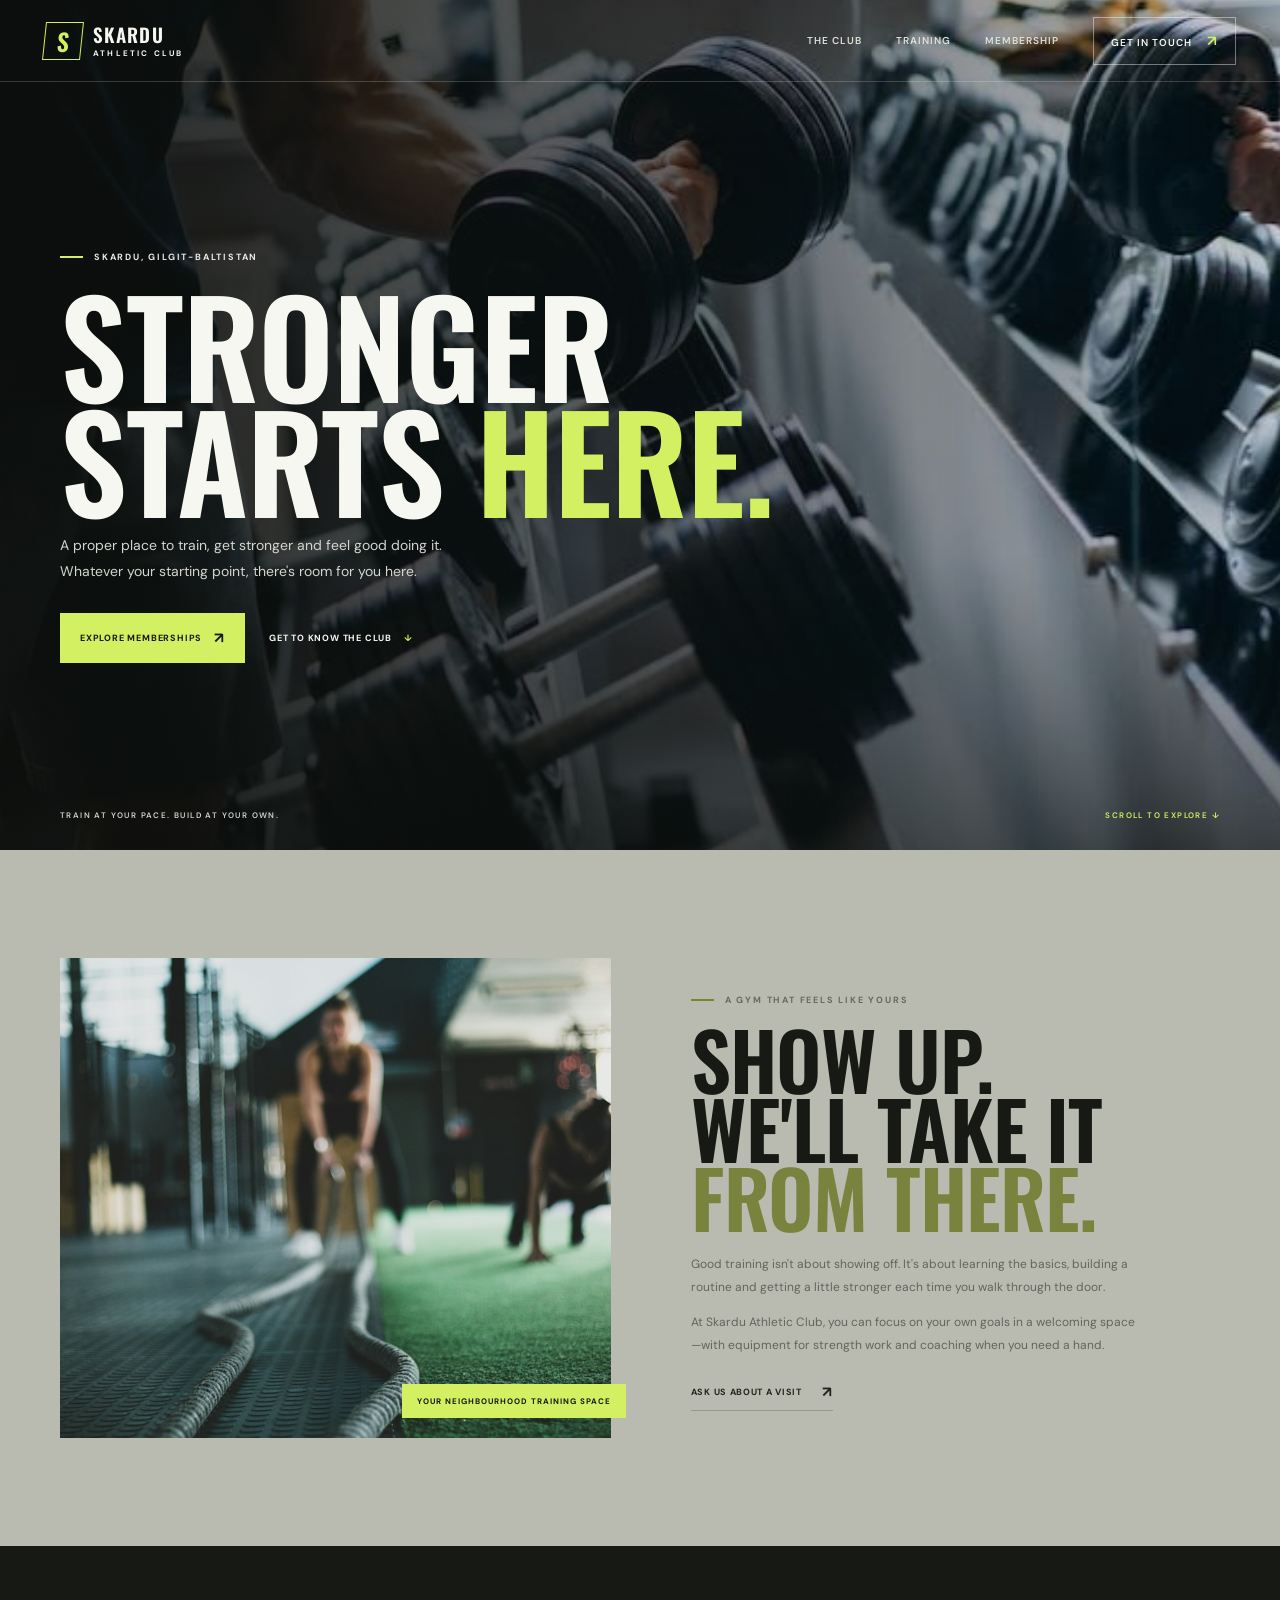
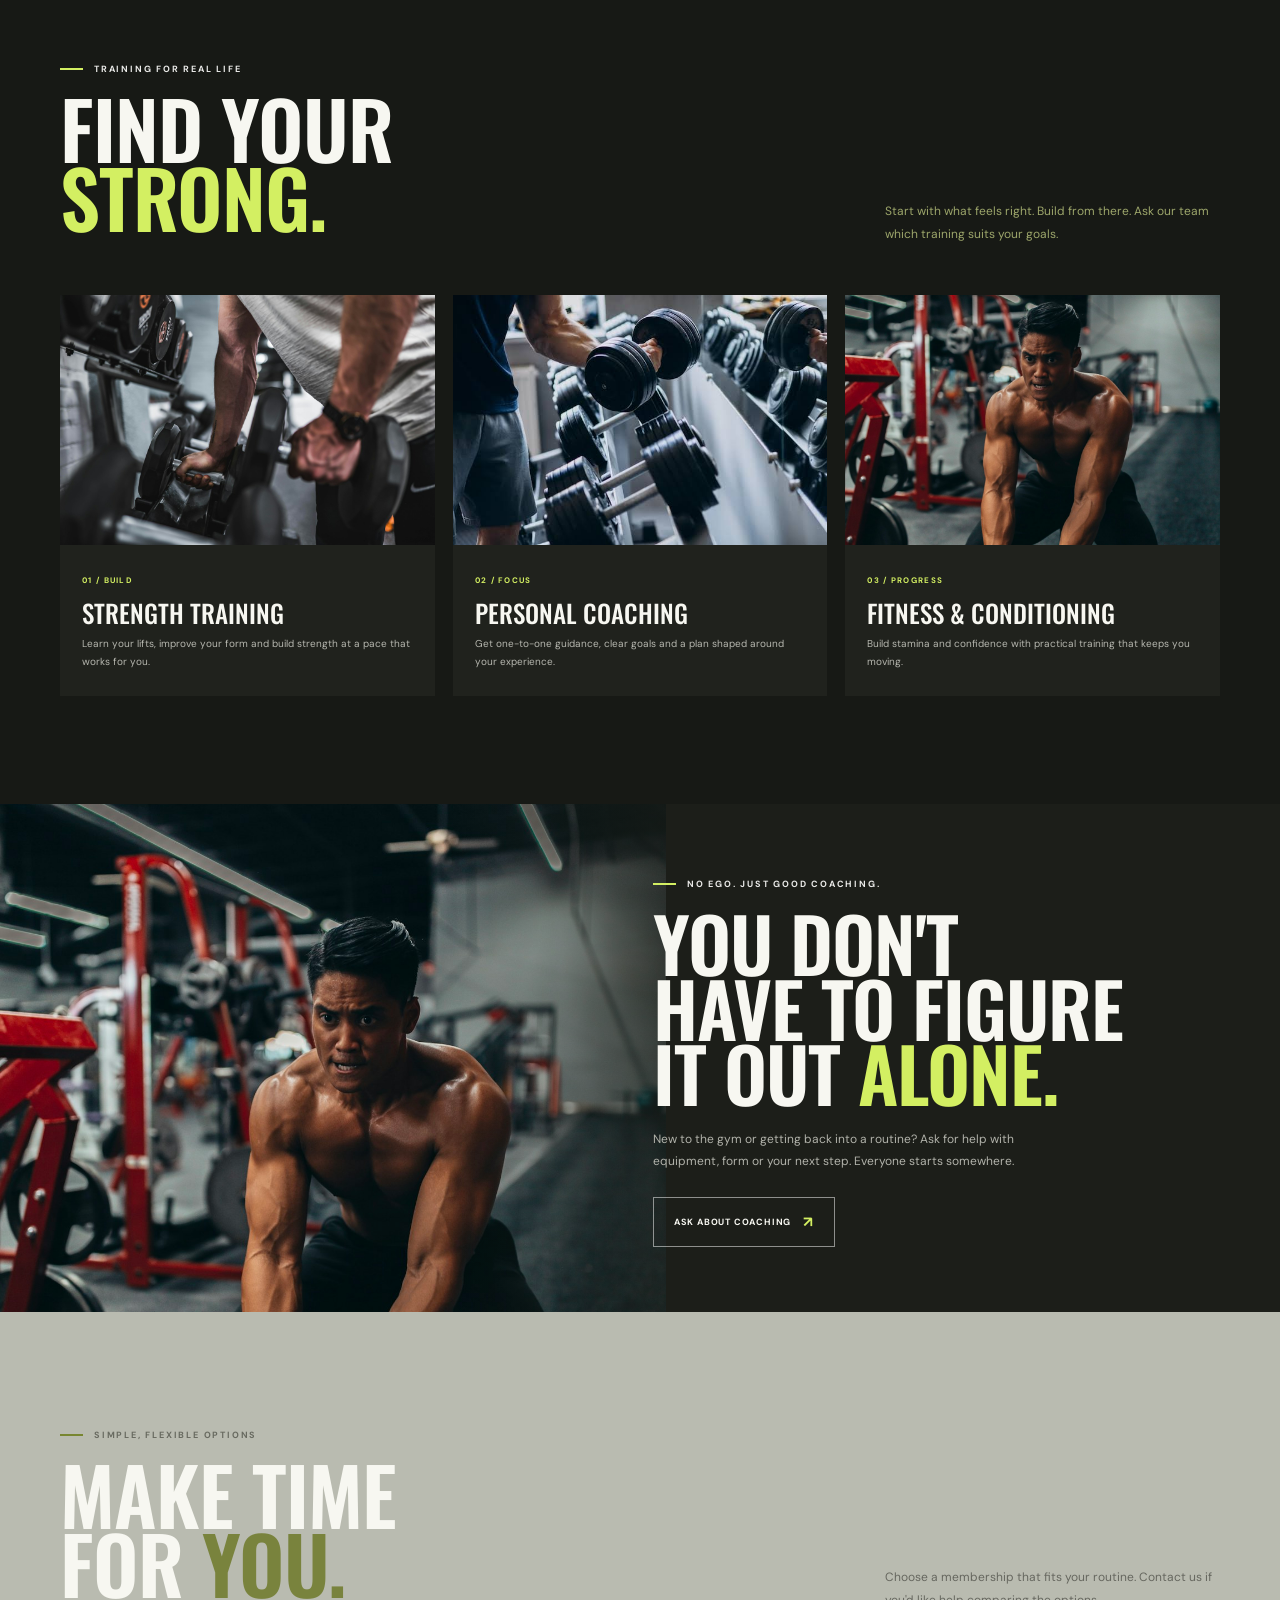
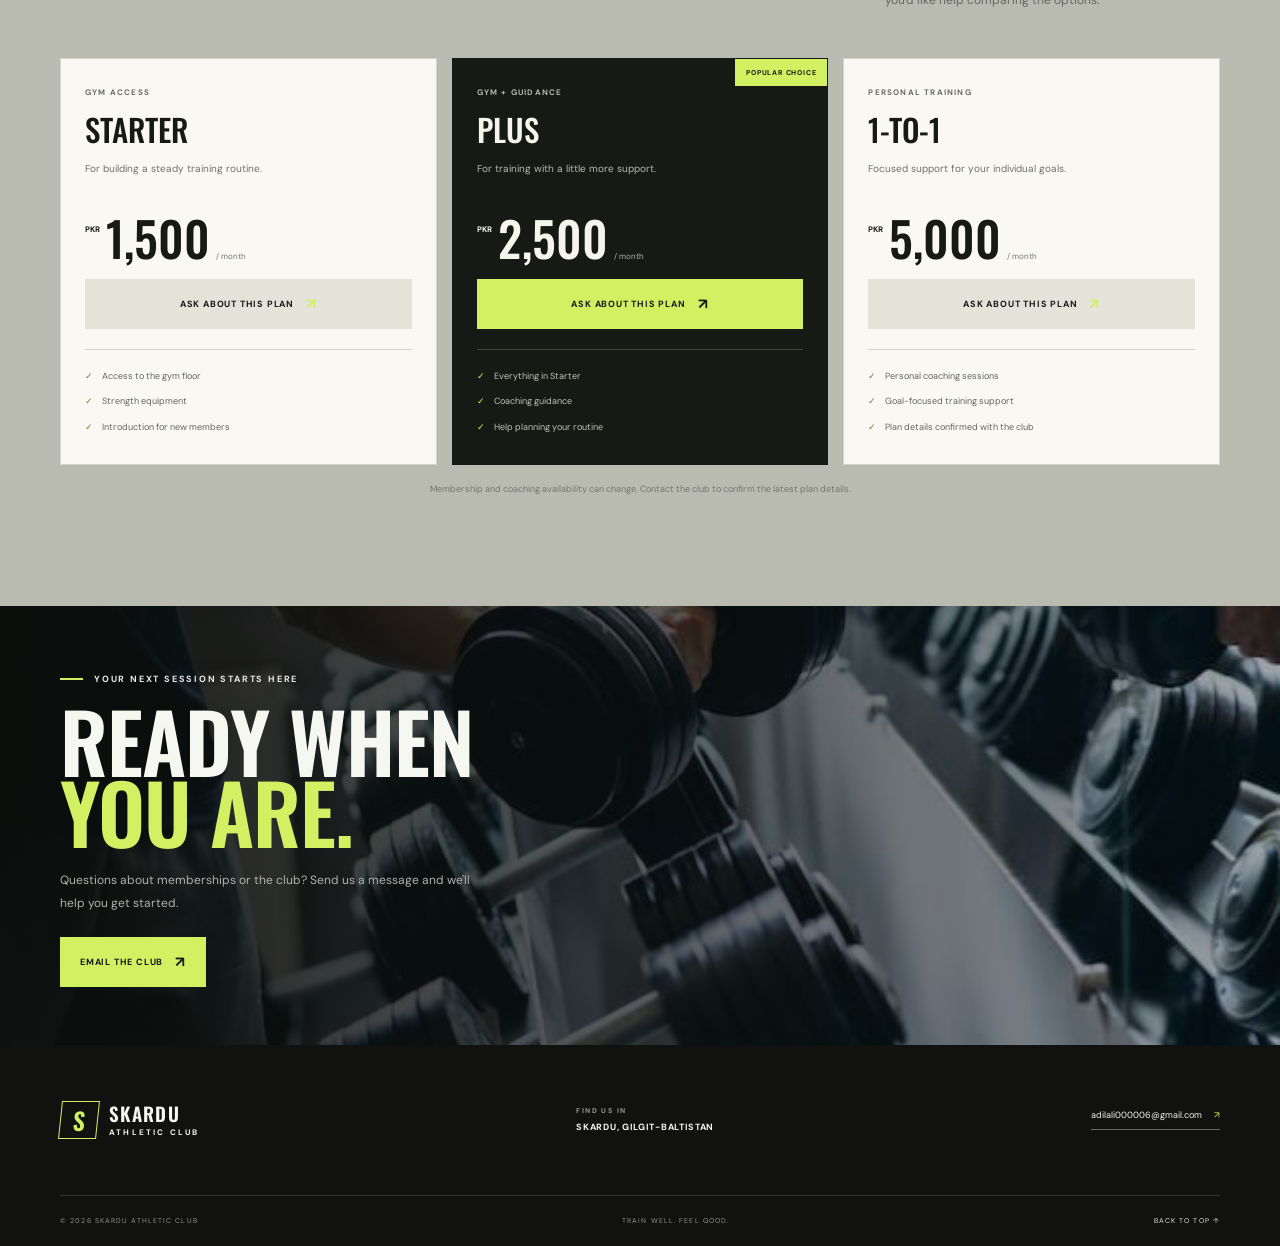
<file: index.html>
<!DOCTYPE html>
<html lang="en">
<head>
    <meta charset="UTF-8">
    <meta name="viewport" content="width=device-width, initial-scale=1.0">
    <meta name="theme-color" content="#171915">
    <meta name="description" content="Train stronger at Skardu Athletic Club. Strength training, personal coaching and flexible memberships in Skardu, Gilgit-Baltistan.">
    <title>Skardu Athletic Club | Strength, Coaching &amp; Fitness</title>
    <link rel="preconnect" href="https://fonts.googleapis.com">
    <link rel="preconnect" href="https://fonts.gstatic.com" crossorigin>
    <link href="https://fonts.googleapis.com/css2?family=DM+Sans:wght@400;500;600;700&family=Oswald:wght@400;500;600;700&display=swap" rel="stylesheet">
    <link rel="stylesheet" href="style.css">
    <script src="script.js" defer></script>
</head>
<body>
    <header class="site-header">
        <a class="brand" href="#home" aria-label="Skardu Athletic Club home">
            <span class="brand-icon" aria-hidden="true">S</span>
            <span class="brand-name">SKARDU<span>ATHLETIC CLUB</span></span>
        </a>
        <button class="menu-toggle" type="button" aria-label="Open menu" aria-expanded="false" aria-controls="site-nav">
            <span></span><span></span>
        </button>
        <nav class="site-nav" id="site-nav" aria-label="Main navigation">
            <a href="#club">The club</a>
            <a href="#training">Training</a>
            <a href="#membership">Membership</a>
            <a class="nav-contact" href="mailto:adilali000006@gmail.com?subject=Skardu%20Athletic%20Club%20enquiry">Get in touch <span aria-hidden="true">↗</span></a>
        </nav>
    </header>

    <main>
        <section class="hero" id="home">
            <div class="hero-photo" role="img" aria-label="Athlete picking up dumbbells in a gym"></div>
            <div class="hero-overlay"></div>
            <div class="hero-inner content-width">
                <p class="eyebrow"><span></span> SKARDU, GILGIT-BALTISTAN</p>
                <h1>STRONGER<br>STARTS <em>HERE.</em></h1>
                <p class="hero-intro">A proper place to train, get stronger and feel good doing it. Whatever your starting point, there's room for you here.</p>
                <div class="hero-links">
                    <a class="button button-accent" href="#membership">Explore memberships <span aria-hidden="true">↗</span></a>
                    <a class="button-text" href="#club">Get to know the club <span aria-hidden="true">↓</span></a>
                </div>
            </div>
            <div class="hero-bottom content-width">
                <span>TRAIN AT YOUR PACE. BUILD AT YOUR OWN.</span>
                <a href="#training">SCROLL TO EXPLORE ↓</a>
            </div>
        </section>

        <section class="club-section section-space" id="club">
            <div class="content-width club-layout">
                <div class="club-photo-wrap">
                    <img class="club-photo" src="image/training.jpg" alt="Gym floor and equipment ready for a training session" loading="lazy">
                    <span class="photo-label">YOUR NEIGHBOURHOOD TRAINING SPACE</span>
                </div>
                <div class="club-copy">
                    <p class="eyebrow eyebrow-dark"><span></span> A GYM THAT FEELS LIKE YOURS</p>
                    <h2>SHOW UP.<br>WE'LL TAKE IT<br><em>FROM THERE.</em></h2>
                    <p>Good training isn't about showing off. It's about learning the basics, building a routine and getting a little stronger each time you walk through the door.</p>
                    <p>At Skardu Athletic Club, you can focus on your own goals in a welcoming space—with equipment for strength work and coaching when you need a hand.</p>
                    <a class="inline-link" href="mailto:adilali000006@gmail.com?subject=Visit%20Skardu%20Athletic%20Club">Ask us about a visit <span aria-hidden="true">↗</span></a>
                </div>
            </div>
        </section>

        <section class="training-section section-space" id="training">
            <div class="content-width">
                <div class="section-heading">
                    <div>
                        <p class="eyebrow"><span></span> TRAINING FOR REAL LIFE</p>
                        <h2>FIND YOUR<br><em>STRONG.</em></h2>
                    </div>
                    <p class="section-summary">Start with what feels right. Build from there. Ask our team which training suits your goals.</p>
                </div>
                <div class="training-grid">
                    <article class="training-card">
                        <img src="image/strength.jpg" alt="Dumbbell strength training at the gym" loading="lazy">
                        <div class="training-card-copy">
                            <span class="card-kicker">01 / BUILD</span>
                            <h3>STRENGTH TRAINING</h3>
                            <p>Learn your lifts, improve your form and build strength at a pace that works for you.</p>
                        </div>
                    </article>
                    <article class="training-card">
                        <img src="image/images.jfif" alt="Athlete choosing a dumbbell from the gym rack" loading="lazy">
                        <div class="training-card-copy">
                            <span class="card-kicker">02 / FOCUS</span>
                            <h3>PERSONAL COACHING</h3>
                            <p>Get one-to-one guidance, clear goals and a plan shaped around your experience.</p>
                        </div>
                    </article>
                    <article class="training-card">
                        <img src="image/coach.jpg" alt="Fitness coach training in a gym" loading="lazy">
                        <div class="training-card-copy">
                            <span class="card-kicker">03 / PROGRESS</span>
                            <h3>FITNESS &amp; CONDITIONING</h3>
                            <p>Build stamina and confidence with practical training that keeps you moving.</p>
                        </div>
                    </article>
                </div>
            </div>
        </section>

        <section class="coach-section">
            <div class="coach-image" role="img" aria-label="Personal trainer working out in a gym"></div>
            <div class="coach-content">
                <p class="eyebrow"><span></span> NO EGO. JUST GOOD COACHING.</p>
                <h2>YOU DON'T<br>HAVE TO FIGURE<br>IT OUT <em>ALONE.</em></h2>
                <p>New to the gym or getting back into a routine? Ask for help with equipment, form or your next step. Everyone starts somewhere.</p>
                <a class="button button-outline" href="mailto:adilali000006@gmail.com?subject=Coaching%20enquiry">Ask about coaching <span aria-hidden="true">↗</span></a>
            </div>
        </section>

        <section class="membership-section section-space" id="membership">
            <div class="content-width">
                <div class="section-heading membership-heading">
                    <div>
                        <p class="eyebrow eyebrow-dark"><span></span> SIMPLE, FLEXIBLE OPTIONS</p>
                        <h2>MAKE TIME<br>FOR <em>YOU.</em></h2>
                    </div>
                    <p class="section-summary">Choose a membership that fits your routine. Contact us if you'd like help comparing the options.</p>
                </div>
                <div class="membership-grid">
                    <article class="membership-card">
                        <span class="membership-label">GYM ACCESS</span>
                        <h3>STARTER</h3>
                        <p class="membership-description">For building a steady training routine.</p>
                        <p class="price"><span>PKR</span><strong>1,500</strong><small>/ month</small></p>
                        <a class="button button-dark" href="mailto:adilali000006@gmail.com?subject=Starter%20membership%20enquiry">Ask about this plan <span aria-hidden="true">↗</span></a>
                        <ul>
                            <li>Access to the gym floor</li>
                            <li>Strength equipment</li>
                            <li>Introduction for new members</li>
                        </ul>
                    </article>
                    <article class="membership-card membership-featured">
                        <span class="featured-badge">POPULAR CHOICE</span>
                        <span class="membership-label">GYM + GUIDANCE</span>
                        <h3>PLUS</h3>
                        <p class="membership-description">For training with a little more support.</p>
                        <p class="price"><span>PKR</span><strong>2,500</strong><small>/ month</small></p>
                        <a class="button button-accent" href="mailto:adilali000006@gmail.com?subject=Plus%20membership%20enquiry">Ask about this plan <span aria-hidden="true">↗</span></a>
                        <ul>
                            <li>Everything in Starter</li>
                            <li>Coaching guidance</li>
                            <li>Help planning your routine</li>
                        </ul>
                    </article>
                    <article class="membership-card">
                        <span class="membership-label">PERSONAL TRAINING</span>
                        <h3>1-TO-1</h3>
                        <p class="membership-description">Focused support for your individual goals.</p>
                        <p class="price"><span>PKR</span><strong>5,000</strong><small>/ month</small></p>
                        <a class="button button-dark" href="mailto:adilali000006@gmail.com?subject=Personal%20training%20enquiry">Ask about this plan <span aria-hidden="true">↗</span></a>
                        <ul>
                            <li>Personal coaching sessions</li>
                            <li>Goal-focused training support</li>
                            <li>Plan details confirmed with the club</li>
                        </ul>
                    </article>
                </div>
                <p class="membership-note">Membership and coaching availability can change. Contact the club to confirm the latest plan details.</p>
            </div>
        </section>

        <section class="contact-section">
            <div class="contact-photo" role="img" aria-label="Dumbbells and training equipment at a gym"></div>
            <div class="contact-overlay"></div>
            <div class="content-width contact-content">
                <p class="eyebrow"><span></span> YOUR NEXT SESSION STARTS HERE</p>
                <h2>READY WHEN<br><em>YOU ARE.</em></h2>
                <p>Questions about memberships or the club? Send us a message and we'll help you get started.</p>
                <a class="button button-accent" href="mailto:adilali000006@gmail.com?subject=Skardu%20Athletic%20Club%20enquiry">Email the club <span aria-hidden="true">↗</span></a>
            </div>
        </section>
    </main>

    <footer class="site-footer">
        <div class="content-width footer-main">
            <a class="brand" href="#home" aria-label="Skardu Athletic Club home">
                <span class="brand-icon" aria-hidden="true">S</span>
                <span class="brand-name">SKARDU<span>ATHLETIC CLUB</span></span>
            </a>
            <div class="footer-location"><span>FIND US IN</span><strong>SKARDU, GILGIT-BALTISTAN</strong></div>
            <a class="footer-email" href="mailto:adilali000006@gmail.com">adilali000006@gmail.com <span aria-hidden="true">↗</span></a>
        </div>
        <div class="content-width footer-bottom">
            <span>© <span id="current-year"></span> SKARDU ATHLETIC CLUB</span>
            <span>TRAIN WELL. FEEL GOOD.</span>
            <a href="#home">BACK TO TOP ↑</a>
        </div>
    </footer>
</body>
</html>
</file>
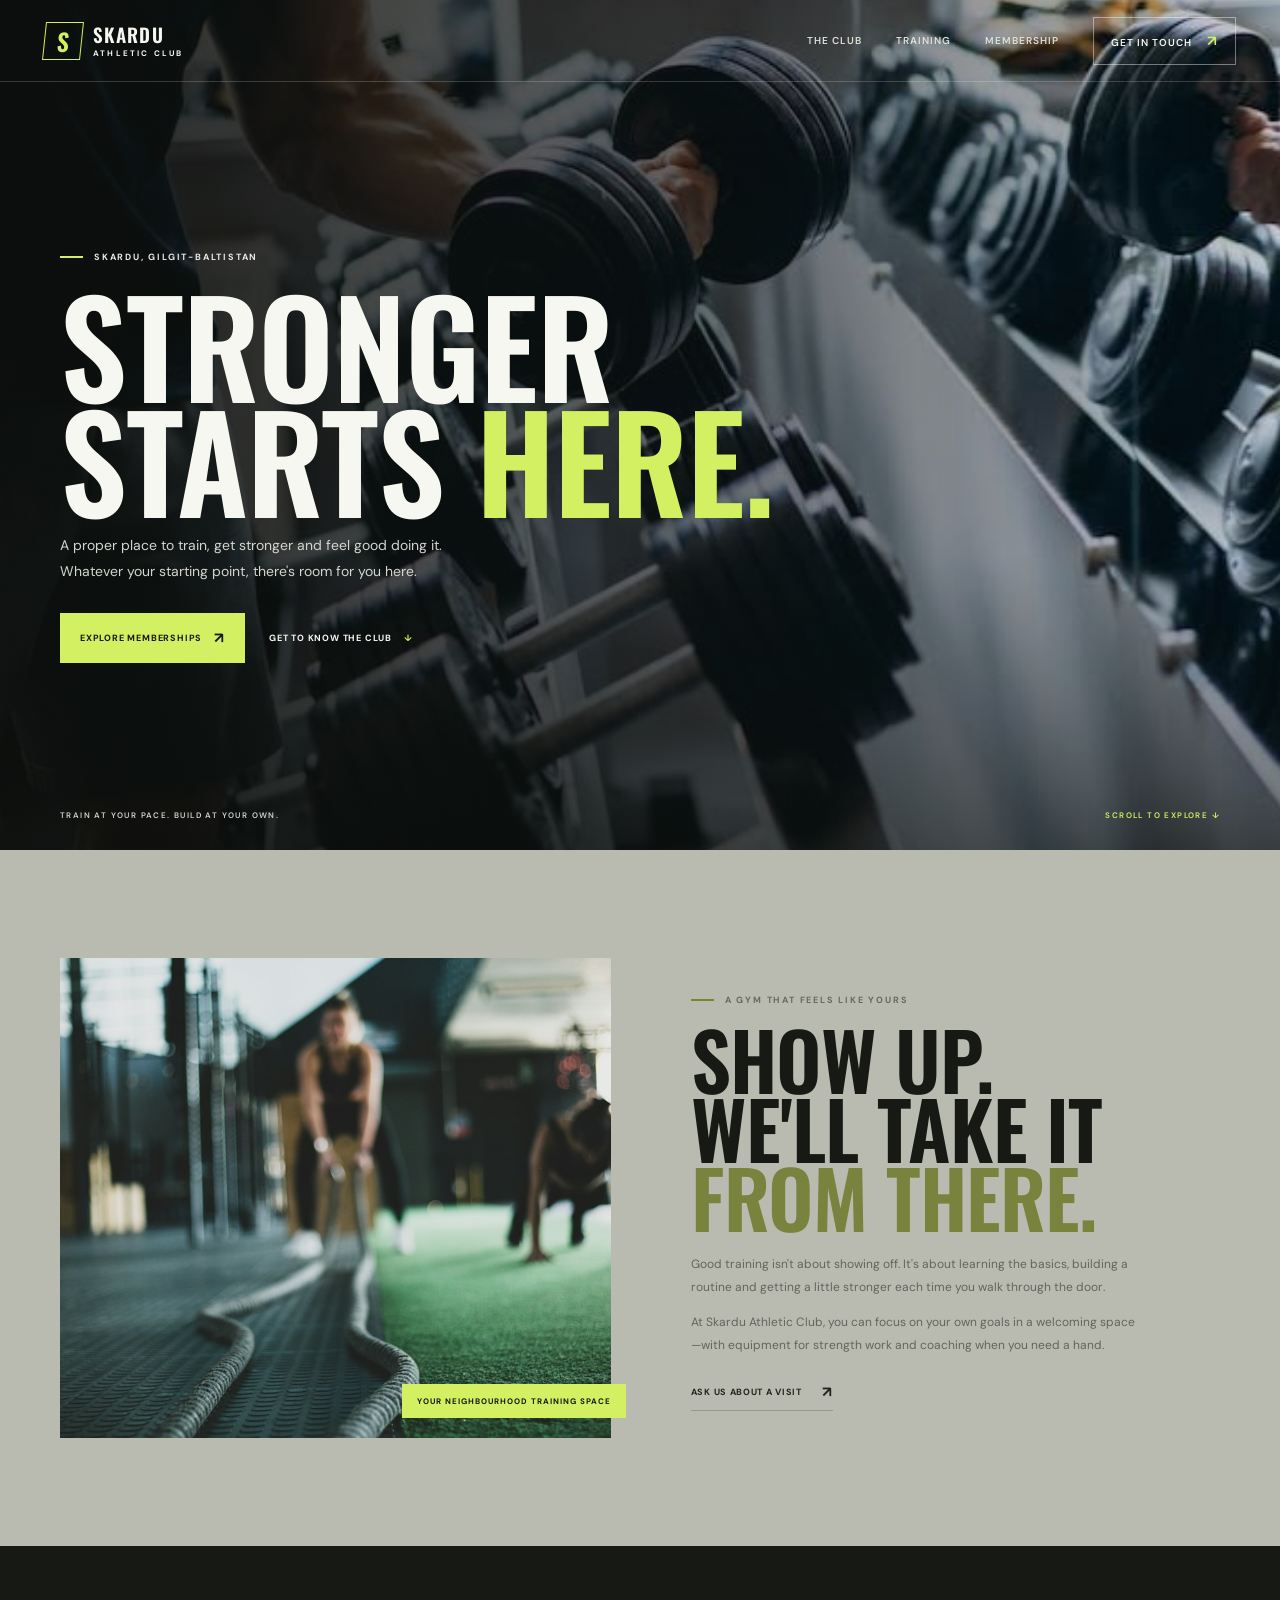
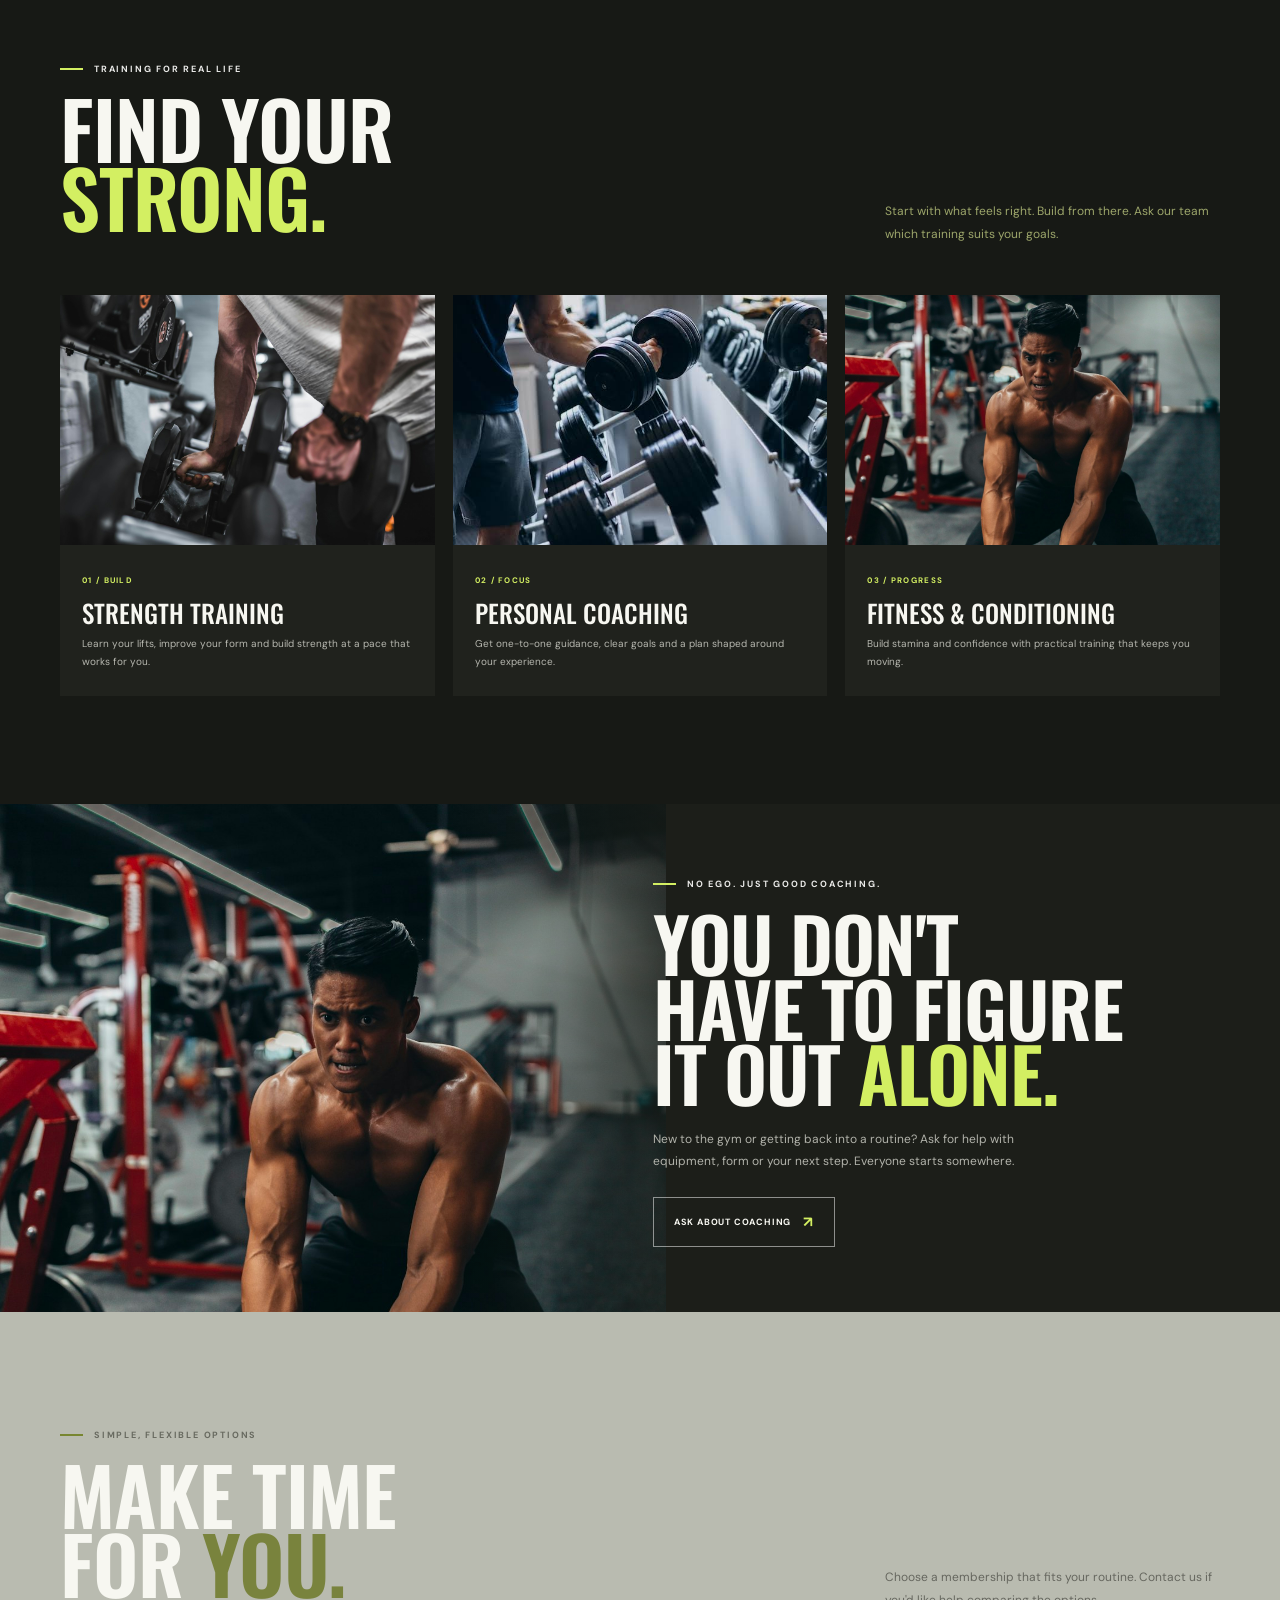
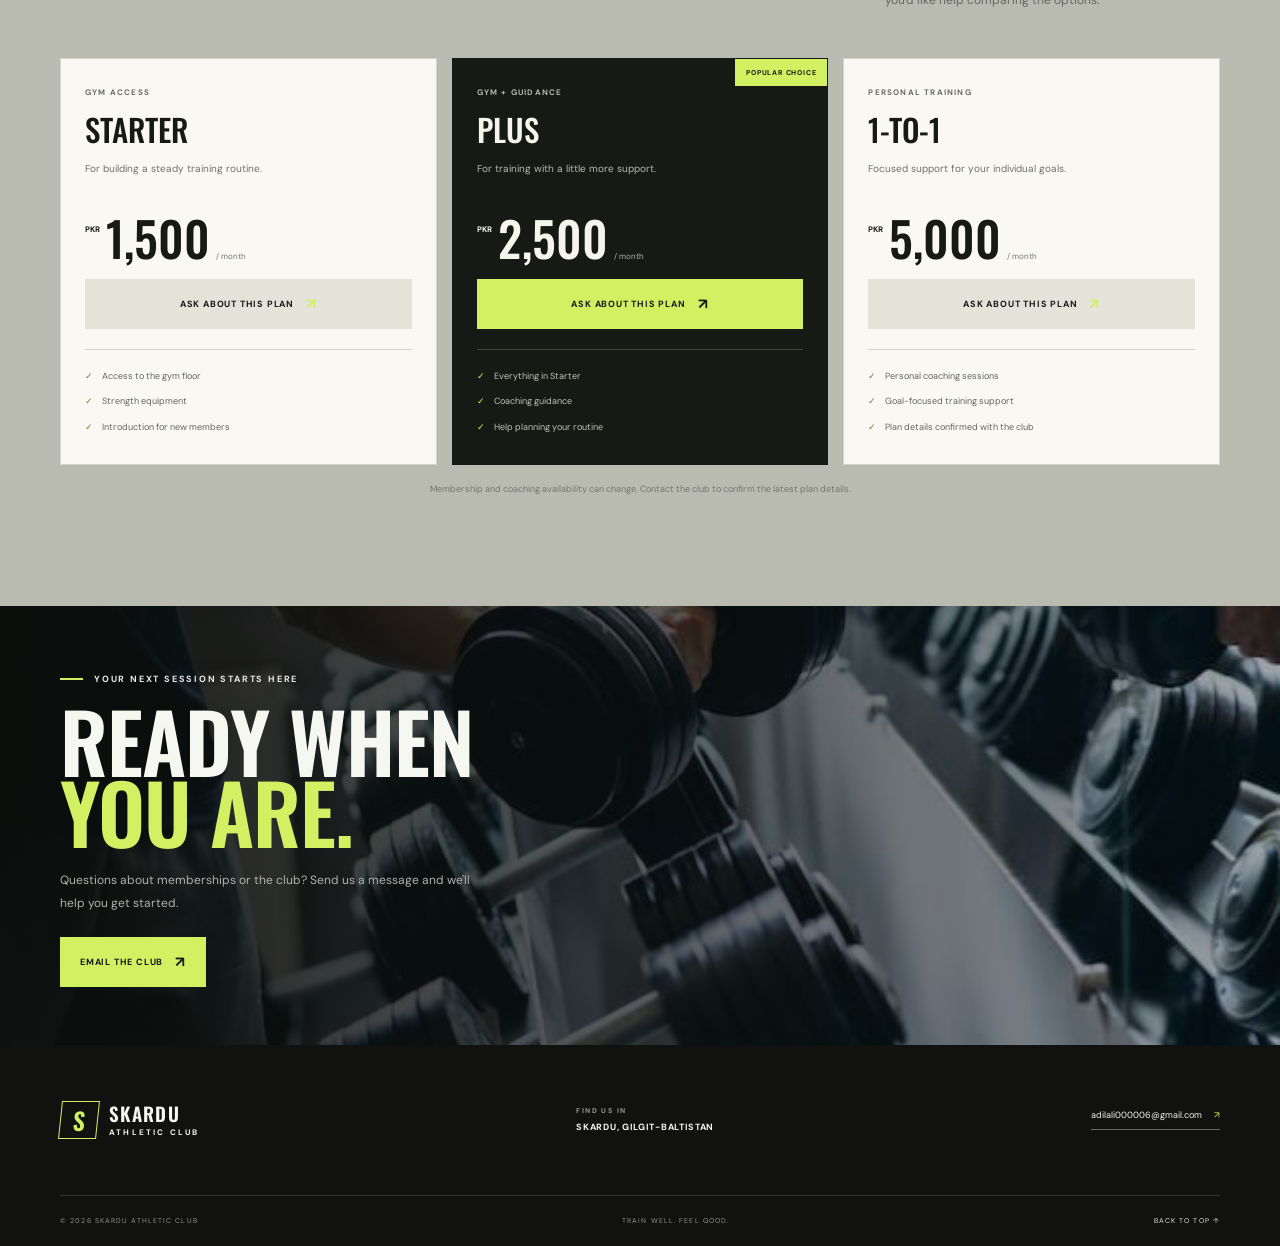
<file: image/index.html>
<!DOCTYPE html>
<html lang="en">
<head>
    <meta charset="UTF-8">
    <meta name="viewport" content="width=device-width, initial-scale=1.0">
    <meta name="theme-color" content="#171915">
    <meta name="description" content="Train stronger at Skardu Athletic Club. Strength training, personal coaching and flexible memberships in Skardu, Gilgit-Baltistan.">
    <title>Skardu Athletic Club | Strength, Coaching &amp; Fitness</title>
    <link rel="preconnect" href="https://fonts.googleapis.com">
    <link rel="preconnect" href="https://fonts.gstatic.com" crossorigin>
    <link href="https://fonts.googleapis.com/css2?family=DM+Sans:wght@400;500;600;700&family=Oswald:wght@400;500;600;700&display=swap" rel="stylesheet">
    <link rel="stylesheet" href="../style.css">
    <script src="../script.js" defer></script>
</head>
<body>
    <header class="site-header">
        <a class="brand" href="#home" aria-label="Skardu Athletic Club home">
            <span class="brand-icon" aria-hidden="true">S</span>
            <span class="brand-name">SKARDU<span>ATHLETIC CLUB</span></span>
        </a>
        <button class="menu-toggle" type="button" aria-label="Open menu" aria-expanded="false" aria-controls="site-nav">
            <span></span><span></span>
        </button>
        <nav class="site-nav" id="site-nav" aria-label="Main navigation">
            <a href="#club">The club</a>
            <a href="#training">Training</a>
            <a href="#membership">Membership</a>
            <a class="nav-contact" href="mailto:adilali000006@gmail.com?subject=Skardu%20Athletic%20Club%20enquiry">Get in touch <span aria-hidden="true">↗</span></a>
        </nav>
    </header>

    <main>
        <section class="hero" id="home">
            <div class="hero-photo" role="img" aria-label="Athlete picking up dumbbells in a gym"></div>
            <div class="hero-overlay"></div>
            <div class="hero-inner content-width">
                <p class="eyebrow"><span></span> SKARDU, GILGIT-BALTISTAN</p>
                <h1>STRONGER<br>STARTS <em>HERE.</em></h1>
                <p class="hero-intro">A proper place to train, get stronger and feel good doing it. Whatever your starting point, there's room for you here.</p>
                <div class="hero-links">
                    <a class="button button-accent" href="#membership">Explore memberships <span aria-hidden="true">↗</span></a>
                    <a class="button-text" href="#club">Get to know the club <span aria-hidden="true">↓</span></a>
                </div>
            </div>
            <div class="hero-bottom content-width">
                <span>TRAIN AT YOUR PACE. BUILD AT YOUR OWN.</span>
                <a href="#training">SCROLL TO EXPLORE ↓</a>
            </div>
        </section>

        <section class="club-section section-space" id="club">
            <div class="content-width club-layout">
                <div class="club-photo-wrap">
                    <img class="club-photo" src="training.jpg" alt="Gym floor and equipment ready for a training session" loading="lazy">
                    <span class="photo-label">YOUR NEIGHBOURHOOD TRAINING SPACE</span>
                </div>
                <div class="club-copy">
                    <p class="eyebrow eyebrow-dark"><span></span> A GYM THAT FEELS LIKE YOURS</p>
                    <h2>SHOW UP.<br>WE'LL TAKE IT<br><em>FROM THERE.</em></h2>
                    <p>Good training isn't about showing off. It's about learning the basics, building a routine and getting a little stronger each time you walk through the door.</p>
                    <p>At Skardu Athletic Club, you can focus on your own goals in a welcoming space—with equipment for strength work and coaching when you need a hand.</p>
                    <a class="inline-link" href="mailto:adilali000006@gmail.com?subject=Visit%20Skardu%20Athletic%20Club">Ask us about a visit <span aria-hidden="true">↗</span></a>
                </div>
            </div>
        </section>

        <section class="training-section section-space" id="training">
            <div class="content-width">
                <div class="section-heading">
                    <div>
                        <p class="eyebrow"><span></span> TRAINING FOR REAL LIFE</p>
                        <h2>FIND YOUR<br><em>STRONG.</em></h2>
                    </div>
                    <p class="section-summary">Start with what feels right. Build from there. Ask our team which training suits your goals.</p>
                </div>
                <div class="training-grid">
                    <article class="training-card">
                        <img src="strength.jpg" alt="Dumbbell strength training at the gym" loading="lazy">
                        <div class="training-card-copy">
                            <span class="card-kicker">01 / BUILD</span>
                            <h3>STRENGTH TRAINING</h3>
                            <p>Learn your lifts, improve your form and build strength at a pace that works for you.</p>
                        </div>
                    </article>
                    <article class="training-card">
                        <img src="images.jfif" alt="Athlete choosing a dumbbell from the gym rack" loading="lazy">
                        <div class="training-card-copy">
                            <span class="card-kicker">02 / FOCUS</span>
                            <h3>PERSONAL COACHING</h3>
                            <p>Get one-to-one guidance, clear goals and a plan shaped around your experience.</p>
                        </div>
                    </article>
                    <article class="training-card">
                        <img src="coach.jpg" alt="Fitness coach training in a gym" loading="lazy">
                        <div class="training-card-copy">
                            <span class="card-kicker">03 / PROGRESS</span>
                            <h3>FITNESS &amp; CONDITIONING</h3>
                            <p>Build stamina and confidence with practical training that keeps you moving.</p>
                        </div>
                    </article>
                </div>
            </div>
        </section>

        <section class="coach-section">
            <div class="coach-image" role="img" aria-label="Personal trainer working out in a gym"></div>
            <div class="coach-content">
                <p class="eyebrow"><span></span> NO EGO. JUST GOOD COACHING.</p>
                <h2>YOU DON'T<br>HAVE TO FIGURE<br>IT OUT <em>ALONE.</em></h2>
                <p>New to the gym or getting back into a routine? Ask for help with equipment, form or your next step. Everyone starts somewhere.</p>
                <a class="button button-outline" href="mailto:adilali000006@gmail.com?subject=Coaching%20enquiry">Ask about coaching <span aria-hidden="true">↗</span></a>
            </div>
        </section>

        <section class="membership-section section-space" id="membership">
            <div class="content-width">
                <div class="section-heading membership-heading">
                    <div>
                        <p class="eyebrow eyebrow-dark"><span></span> SIMPLE, FLEXIBLE OPTIONS</p>
                        <h2>MAKE TIME<br>FOR <em>YOU.</em></h2>
                    </div>
                    <p class="section-summary">Choose a membership that fits your routine. Contact us if you'd like help comparing the options.</p>
                </div>
                <div class="membership-grid">
                    <article class="membership-card">
                        <span class="membership-label">GYM ACCESS</span>
                        <h3>STARTER</h3>
                        <p class="membership-description">For building a steady training routine.</p>
                        <p class="price"><span>PKR</span><strong>1,500</strong><small>/ month</small></p>
                        <a class="button button-dark" href="mailto:adilali000006@gmail.com?subject=Starter%20membership%20enquiry">Ask about this plan <span aria-hidden="true">↗</span></a>
                        <ul>
                            <li>Access to the gym floor</li>
                            <li>Strength equipment</li>
                            <li>Introduction for new members</li>
                        </ul>
                    </article>
                    <article class="membership-card membership-featured">
                        <span class="featured-badge">POPULAR CHOICE</span>
                        <span class="membership-label">GYM + GUIDANCE</span>
                        <h3>PLUS</h3>
                        <p class="membership-description">For training with a little more support.</p>
                        <p class="price"><span>PKR</span><strong>2,500</strong><small>/ month</small></p>
                        <a class="button button-accent" href="mailto:adilali000006@gmail.com?subject=Plus%20membership%20enquiry">Ask about this plan <span aria-hidden="true">↗</span></a>
                        <ul>
                            <li>Everything in Starter</li>
                            <li>Coaching guidance</li>
                            <li>Help planning your routine</li>
                        </ul>
                    </article>
                    <article class="membership-card">
                        <span class="membership-label">PERSONAL TRAINING</span>
                        <h3>1-TO-1</h3>
                        <p class="membership-description">Focused support for your individual goals.</p>
                        <p class="price"><span>PKR</span><strong>5,000</strong><small>/ month</small></p>
                        <a class="button button-dark" href="mailto:adilali000006@gmail.com?subject=Personal%20training%20enquiry">Ask about this plan <span aria-hidden="true">↗</span></a>
                        <ul>
                            <li>Personal coaching sessions</li>
                            <li>Goal-focused training support</li>
                            <li>Plan details confirmed with the club</li>
                        </ul>
                    </article>
                </div>
                <p class="membership-note">Membership and coaching availability can change. Contact the club to confirm the latest plan details.</p>
            </div>
        </section>

        <section class="contact-section">
            <div class="contact-photo" role="img" aria-label="Dumbbells and training equipment at a gym"></div>
            <div class="contact-overlay"></div>
            <div class="content-width contact-content">
                <p class="eyebrow"><span></span> YOUR NEXT SESSION STARTS HERE</p>
                <h2>READY WHEN<br><em>YOU ARE.</em></h2>
                <p>Questions about memberships or the club? Send us a message and we'll help you get started.</p>
                <a class="button button-accent" href="mailto:adilali000006@gmail.com?subject=Skardu%20Athletic%20Club%20enquiry">Email the club <span aria-hidden="true">↗</span></a>
            </div>
        </section>
    </main>

    <footer class="site-footer">
        <div class="content-width footer-main">
            <a class="brand" href="#home" aria-label="Skardu Athletic Club home">
                <span class="brand-icon" aria-hidden="true">S</span>
                <span class="brand-name">SKARDU<span>ATHLETIC CLUB</span></span>
            </a>
            <div class="footer-location"><span>FIND US IN</span><strong>SKARDU, GILGIT-BALTISTAN</strong></div>
            <a class="footer-email" href="mailto:adilali000006@gmail.com">adilali000006@gmail.com <span aria-hidden="true">↗</span></a>
        </div>
        <div class="content-width footer-bottom">
            <span>© <span id="current-year"></span> SKARDU ATHLETIC CLUB</span>
            <span>TRAIN WELL. FEEL GOOD.</span>
            <a href="#home">BACK TO TOP ↑</a>
        </div>
    </footer>
</body>
</html>
</file>
<file: style.css>
:root {
    --charcoal: #171915;
    --charcoal-soft: #20221d;
    --cream: #b9bbb0;
    --cream-dark: #c5c3beec;
    --text-muted: #adb775e3;
    --accent: #d3ef62;
    --display: "Oswald", Impact, sans-serif;
    --body: "DM Sans", Arial, sans-serif;
}

* { box-sizing: border-box; }
html { scroll-behavior: smooth; scroll-padding-top: 82px; }
body { margin: 0; background: var(--charcoal); color: #f7f7f1; font-family: var(--body); -webkit-font-smoothing: antialiased; }
a { color: inherit; text-decoration: none; }
img { display: block; max-width: 100%; }
button { font: inherit; }
.content-width { width: min(1160px, calc(100% - 88px)); margin-inline: auto; }
.section-space { padding: 108px 0; }

.site-header { position: absolute; z-index: 5; top: 0; left: 0; display: flex; width: 100%; height: 82px; align-items: center; justify-content: space-between; padding: 0 44px; border-bottom: 1px solid rgba(255,255,255,.18); }
.brand { display: inline-flex; align-items: center; gap: 11px; }
.brand-icon { display: grid; width: 38px; height: 38px; place-items: center; border: 1px solid var(--accent); color: var(--accent); font: 600 24px var(--display); transform: skew(-6deg); }
.brand-name { font: 600 19px/1 var(--display); letter-spacing: 1.3px; }
.brand-name span { display: block; margin-top: 5px; font: 700 8px/1 var(--body); letter-spacing: 2.2px; }
.site-nav { display: flex; align-items: center; gap: 34px; font-size: 10px; font-weight: 600; letter-spacing: 1px; text-transform: uppercase; }
.site-nav > a:not(.nav-contact) { color: #dedfd8; transition: color .2s ease; }
.site-nav > a:not(.nav-contact):hover { color: var(--accent); }
.nav-contact { padding: 13px 17px; border: 1px solid rgba(255,255,255,.42); }
.nav-contact span, .button span { margin-left: 12px; color: var(--accent); font-size: 15px; }
.menu-toggle { display: none; }
a:focus-visible, button:focus-visible { outline: 2px solid var(--accent); outline-offset: 4px; }

.hero { position: relative; display: flex; min-height: 700px; height: min(850px, 100vh); max-height: 940px; align-items: center; overflow: hidden; }
.hero-photo, .hero-overlay, .coach-image, .contact-photo, .contact-overlay { position: absolute; inset: 0; }
.hero-photo { background: url("image/images.jfif") center 48% / cover; transform: scale(1.02); }
.hero-overlay { background: linear-gradient(90deg, rgba(13,15,12,.91) 0%, rgba(13,15,12,.63) 48%, rgba(13,15,12,.12) 100%), linear-gradient(0deg, rgba(13,15,12,.5), transparent 35%); }
.hero-inner { position: relative; z-index: 1; padding-top: 55px; }
.eyebrow { display: flex; align-items: center; gap: 11px; color: #eaeae8; font-size: 9px; font-weight: 700; letter-spacing: 1.8px; }
.eyebrow > span { width: 23px; height: 2px; background: var(--accent); }
.hero h1, .section-heading h2, .club-copy h2, .coach-content h2, .contact-content h2 { margin: 24px 0 17px; font: 600 clamp(76px, 10.5vw, 132px)/.87 var(--display); letter-spacing: -1px; }
h1 em, h2 em { color: var(--accent); font-style: normal; }
.hero-intro { max-width: 440px; margin-bottom: 28px; color: #d4d5ce; font-size: 14px; line-height: 1.85; }
.hero-links { display: flex; align-items: center; gap: 24px; }
.button { display: inline-flex; min-height: 50px; align-items: center; justify-content: center; padding: 0 20px; font-size: 9px; font-weight: 700; letter-spacing: .8px; text-transform: uppercase; transition: transform .2s ease, background .2s ease, color .2s ease; }
.button:hover { transform: translateY(-2px); }
.button-accent { background: var(--accent); color: var(--charcoal); }
.button-accent span { color: var(--charcoal); }
.button-text { font-size: 9px; font-weight: 700; letter-spacing: .8px; text-transform: uppercase; }
.button-text span { margin-left: 9px; color: var(--accent); }
.hero-bottom { position: absolute; right: 0; bottom: 30px; left: 0; display: flex; justify-content: space-between; color: #d0d1ca; font-size: 8px; font-weight: 600; letter-spacing: 1.4px; }
.hero-bottom a { color: var(--accent); }

.club-section, .membership-section { background: var(--cream); color: var(--charcoal); }
.club-layout { display: grid; grid-template-columns: 1.02fr .98fr; align-items: center; gap: 80px; }
.club-photo-wrap { position: relative; min-height: 480px; }
.club-photo { width: 100%; height: 480px; object-fit: cover; }
.photo-label { position: absolute; right: -15px; bottom: 20px; padding: 12px 15px; background: var(--accent); color: var(--charcoal); font-size: 8px; font-weight: 700; letter-spacing: 1px; }
.eyebrow-dark { color: #686a60; }
.eyebrow-dark > span { background: #788631; }
.club-copy h2, .section-heading h2 { margin: 19px 0 22px; font-size: clamp(55px, 6.4vw, 79px); }
.club-copy h2 em, .membership-section h2 em { color: #79833d; }
.club-copy > p:not(.eyebrow) { max-width: 450px; color: #63655d; font-size: 12px; line-height: 1.9; }
.inline-link { display: inline-flex; align-items: center; gap: 20px; margin-top: 13px; padding-bottom: 8px; border-bottom: 1px solid #989a90; color: #22231f; font-size: 9px; font-weight: 700; letter-spacing: .7px; text-transform: uppercase; }
.inline-link span { font-size: 15px; }

.training-section { background: var(--charcoal); }
.section-heading { display: flex; align-items: end; justify-content: space-between; gap: 40px; margin-bottom: 42px; }
.section-heading h2 { color: #f7f7f1; }
.section-summary { max-width: 335px; margin: 0 0 8px; color: var(--text-muted); font-size: 12px; line-height: 1.9; }
.training-grid { display: grid; grid-template-columns: repeat(3, 1fr); gap: 18px; }
.training-card { min-width: 0; background: var(--charcoal-soft); }
.training-card img { width: 100%; height: 250px; object-fit: cover; }
.training-card-copy { padding: 22px 22px 25px; }
.card-kicker { color: var(--accent); font-size: 8px; font-weight: 700; letter-spacing: 1.3px; }
.training-card h3 { margin: 11px 0 8px; font: 500 25px/1.1 var(--display); }
.training-card p { margin: 0; color: #b6b7af; font-size: 10px; line-height: 1.8; }

.coach-section { position: relative; display: flex; min-height: 500px; align-items: center; overflow: hidden; background: #1c1e19; }
.coach-image { width: 52%; background: url("image/coach.jpg") center 36% / cover; }
.coach-section::before { position: absolute; z-index: 1; top: 0; bottom: 0; left: 35%; width: 25%; background: linear-gradient(90deg, transparent, #1c1e19); content: ""; }
.coach-content { position: relative; z-index: 2; width: min(540px, 48%); margin-left: 51%; padding: 65px 20px 65px 0; }
.coach-content h2, .contact-content h2 { margin: 20px 0 22px; font-size: clamp(54px, 6.2vw, 75px); }
.coach-content > p:not(.eyebrow), .contact-content > p:not(.eyebrow) { max-width: 410px; color: #b1b2aa; font-size: 12px; line-height: 1.9; }
.button-outline { margin-top: 12px; border: 1px solid rgba(255,255,255,.5); }
.button-outline:hover { background: #f7f7f1; color: var(--charcoal); }
.button-outline:hover span { color: #64702b; }

.membership-heading { margin-bottom: 38px; }
.membership-heading .section-summary { color: #66675f; }
.membership-grid { display: grid; grid-template-columns: repeat(3, 1fr); gap: 15px; align-items: stretch; }
.membership-card { position: relative; padding: 28px 24px 24px; border: 1px solid #d5d4cb; background: #f9f8f3; }
.membership-featured { border-color: var(--charcoal); background: var(--charcoal); color: #f5f5ee; }
.featured-badge { position: absolute; top: 0; right: 0; padding: 9px 11px; background: var(--accent); color: var(--charcoal); font-size: 7px; font-weight: 700; letter-spacing: .8px; }
.membership-label { display: block; margin-bottom: 9px; color: #6a6b63; font-size: 8px; font-weight: 700; letter-spacing: 1.2px; }
.membership-featured .membership-label { color: #b7b8b0; }
.membership-card h3 { margin: 0 0 5px; font: 500 31px var(--display); }
.membership-description { min-height: 31px; margin-bottom: 22px; color: #707169; font-size: 10px; }
.membership-featured .membership-description { color: #b9bab2; }
.price { display: flex; align-items: baseline; gap: 6px; margin: 0 0 18px; }
.price > span { align-self: flex-start; margin-top: 9px; font-size: 8px; font-weight: 700; }
.price strong { font: 500 48px/.95 var(--display); }
.price small { color: #76776f; font-size: 8px; }
.membership-featured .price small { color: #b5b6ae; }
.membership-card .button { width: 100%; }
.button-dark { background: #e3e3da; color: var(--charcoal); }
.button-dark:hover { background: var(--accent); }
.membership-card ul { margin: 20px 0 0; padding: 14px 0 0; border-top: 1px solid #d4d4cb; list-style: none; }
.membership-featured ul { border-color: #44463e; }
.membership-card li { position: relative; padding: 6px 0 6px 17px; color: #64655e; font-size: 9px; line-height: 1.5; }
.membership-featured li { color: #c2c3ba; }
.membership-card li::before { position: absolute; left: 0; color: #768531; content: "✓"; }
.membership-featured li::before { color: var(--accent); }
.membership-note { margin: 17px 0 0; color: #74756d; font-size: 9px; line-height: 1.7; text-align: center; }

.contact-section { position: relative; display: flex; min-height: 410px; align-items: center; overflow: hidden; }
.contact-photo { background: url("image/images.jfif") center 43% / cover; }
.contact-overlay { background: linear-gradient(90deg, rgba(12,14,11,.93), rgba(12,14,11,.58) 58%, rgba(12,14,11,.28)); }
.contact-content { position: relative; z-index: 1; padding-top: 58px; padding-bottom: 58px; }
.contact-content h2 { font-size: clamp(57px, 7vw, 82px); }
.contact-content .button { margin-top: 10px; }

.site-footer { background: #11120f; }
.footer-main { display: flex; min-height: 150px; align-items: center; justify-content: space-between; gap: 25px; }
.footer-location { display: flex; flex-direction: column; gap: 6px; }
.footer-location span { color: #999a92; font-size: 7px; font-weight: 700; letter-spacing: 1.4px; }
.footer-location strong { font-size: 9px; letter-spacing: .7px; }
.footer-email { padding-bottom: 8px; border-bottom: 1px solid #686961; font-size: 9px; }
.footer-email span { margin-left: 10px; color: var(--accent); }
.footer-bottom { display: flex; min-height: 51px; align-items: center; justify-content: space-between; border-top: 1px solid #353630; color: #92938b; font-size: 7px; letter-spacing: 1.1px; }
.footer-bottom a { color: #e2e3dc; }

@media (max-width: 900px) {
    .content-width { width: calc(100% - 56px); }
    .site-header { padding: 0 28px; }
    .site-nav { gap: 19px; }
    .club-layout { gap: 42px; }
    .club-photo-wrap, .club-photo { min-height: 400px; height: 400px; }
    .training-card img { height: 210px; }
    .training-card-copy { padding-inline: 16px; }
    .membership-card { padding-inline: 17px; }
    .price { gap: 4px; }
    .price strong { font-size: 41px; }
}

@media (max-width: 680px) {
    html { scroll-padding-top: 68px; }
    .content-width { width: calc(100% - 40px); }
    .section-space { padding: 74px 0; }
    .site-header { height: 68px; padding: 0 20px; }
    .brand-icon { width: 34px; height: 34px; font-size: 22px; }
    .brand-name { font-size: 17px; }
    .menu-toggle { display: flex; width: 40px; height: 40px; align-items: center; justify-content: center; flex-direction: column; gap: 5px; border: 1px solid rgba(255,255,255,.4); background: transparent; cursor: pointer; }
    .menu-toggle span { width: 16px; height: 1px; background: #fff; transition: transform .2s ease; }
    .menu-toggle[aria-expanded="true"] span:first-child { transform: translateY(3px) rotate(45deg); }
    .menu-toggle[aria-expanded="true"] span:last-child { transform: translateY(-3px) rotate(-45deg); }
    .site-nav { position: absolute; top: 68px; left: 0; display: none; width: 100%; align-items: stretch; flex-direction: column; gap: 0; padding: 13px 20px 21px; border-bottom: 1px solid #3c3e36; background: #171915; }
    .site-nav.is-open { display: flex; }
    .site-nav > a:not(.nav-contact) { padding: 14px 0; border-bottom: 1px solid #34362f; }
    .nav-contact { margin-top: 13px; text-align: center; }
    .hero { min-height: 670px; height: 92svh; max-height: 810px; }
    .hero-photo { background-position: 57% center; }
    .hero-overlay { background: linear-gradient(90deg, rgba(13,15,12,.83), rgba(13,15,12,.35)), linear-gradient(0deg, rgba(13,15,12,.57), transparent 45%); }
    .hero-inner { padding-top: 35px; }
    .eyebrow { gap: 8px; font-size: 8px; letter-spacing: 1.3px; }
    .hero h1 { font-size: clamp(75px, 19vw, 112px); letter-spacing: -1px; }
    .hero-intro { max-width: 370px; font-size: 12px; }
    .hero-links { align-items: flex-start; flex-direction: column; gap: 18px; }
    .hero-bottom { bottom: 23px; font-size: 6px; letter-spacing: 1px; }
    .club-layout { grid-template-columns: 1fr; gap: 34px; }
    .club-photo-wrap, .club-photo { min-height: 310px; height: 310px; }
    .photo-label { right: -5px; bottom: 14px; font-size: 7px; }
    .club-copy h2, .section-heading h2 { font-size: clamp(55px, 14vw, 70px); }
    .section-heading { align-items: flex-start; flex-direction: column; gap: 14px; margin-bottom: 28px; }
    .section-summary { max-width: 420px; }
    .training-grid { grid-template-columns: 1fr; gap: 14px; }
    .training-card { display: grid; grid-template-columns: 42% 1fr; min-height: 190px; }
    .training-card img { width: 100%; height: 100%; min-height: 190px; }
    .training-card-copy { display: flex; align-items: flex-start; justify-content: center; flex-direction: column; padding: 15px; }
    .training-card h3 { font-size: 22px; }
    .training-card p { font-size: 9px; }
    .coach-section { min-height: 0; align-items: flex-end; flex-direction: column; padding-top: 290px; }
    .coach-image { width: 100%; height: 350px; background-position: center 32%; }
    .coach-section::before { top: 210px; bottom: auto; left: 0; width: 100%; height: 150px; background: linear-gradient(0deg, #1c1e19, transparent); }
    .coach-content { width: 100%; margin: 0; padding: 25px 20px 55px; }
    .coach-content h2 { font-size: clamp(53px, 13vw, 68px); }
    .membership-grid { grid-template-columns: 1fr; gap: 13px; }
    .membership-card { padding: 25px 22px 22px; }
    .price strong { font-size: 48px; }
    .contact-section { min-height: 390px; }
    .contact-photo { background-position: 60% center; }
    .contact-content h2 { font-size: 65px; }
    .footer-main { align-items: flex-start; flex-direction: column; padding-top: 36px; padding-bottom: 30px; }
    .footer-bottom { min-height: 58px; gap: 10px; font-size: 6px; }
    .footer-bottom > span:nth-child(2) { display: none; }
}

@media (prefers-reduced-motion: reduce) {
    *, *::before, *::after { scroll-behavior: auto !important; transition-duration: .01ms !important; animation-duration: .01ms !important; }
}
</file>
